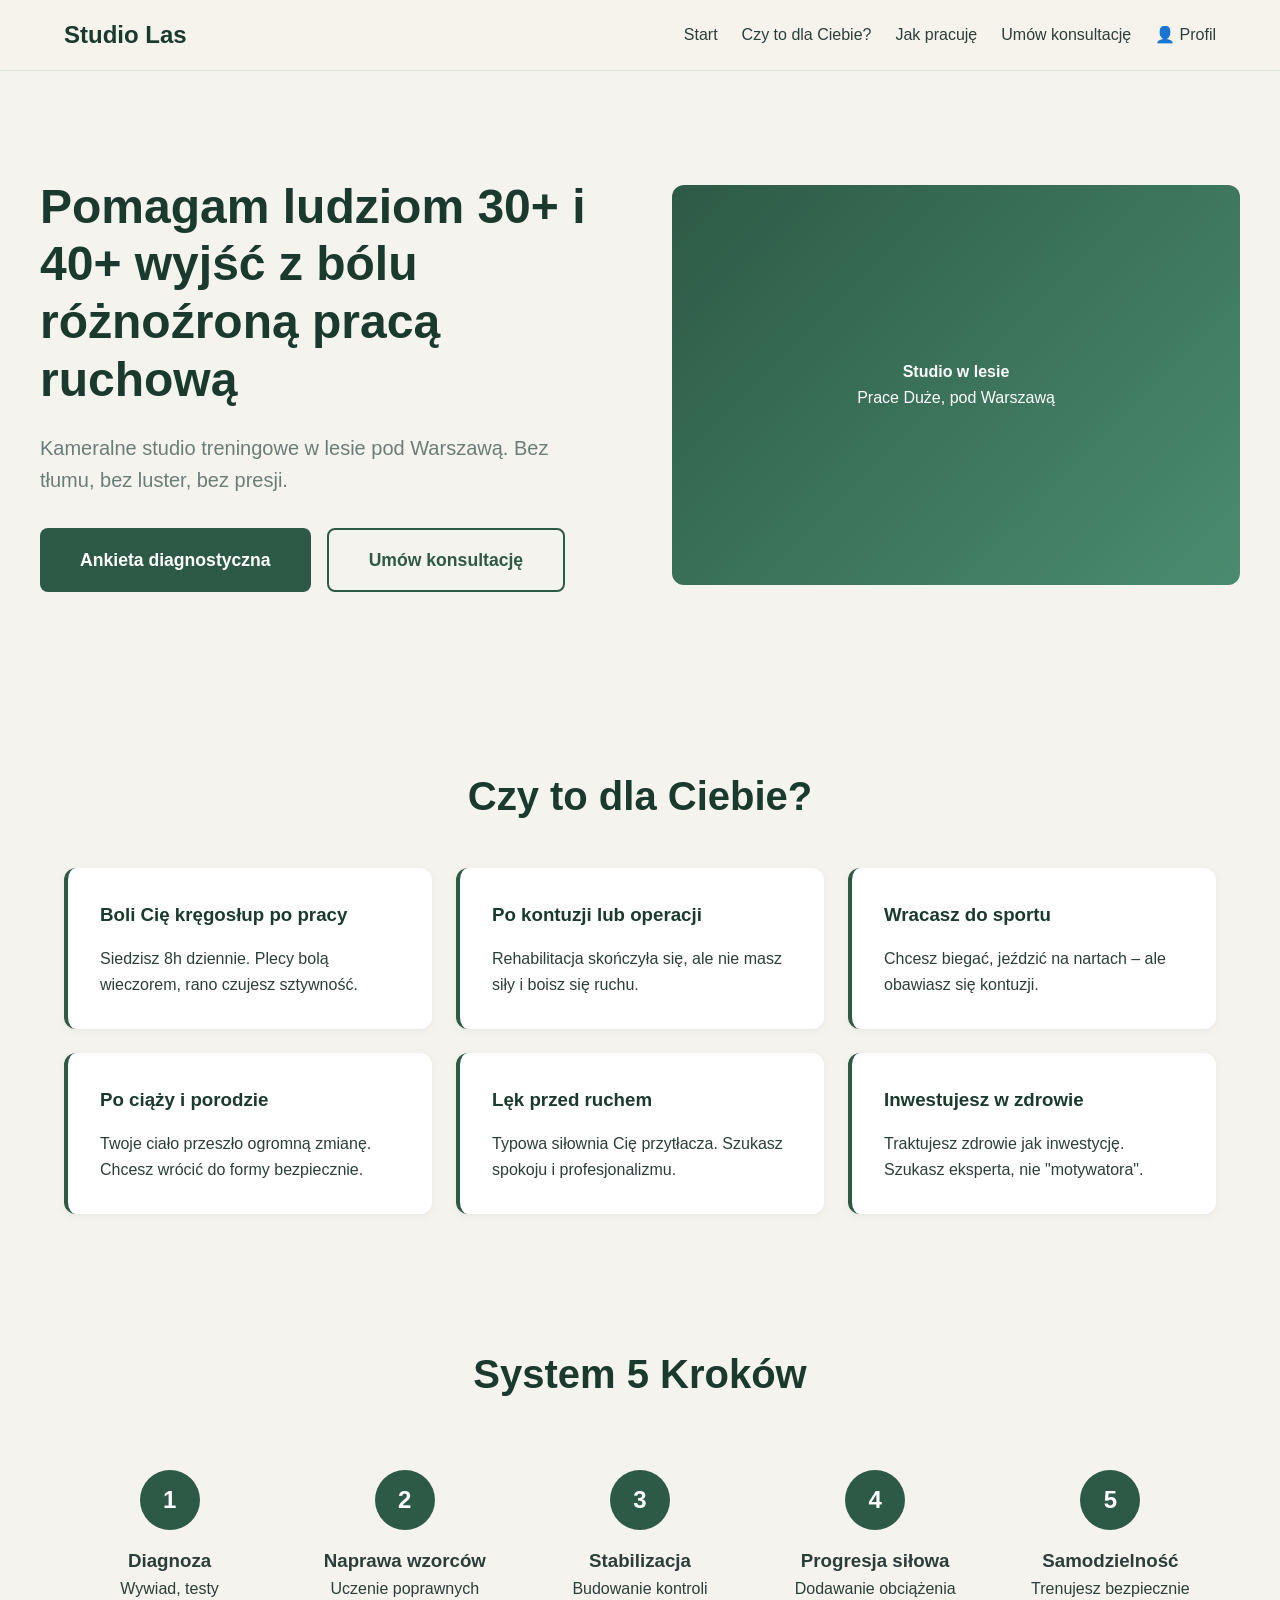
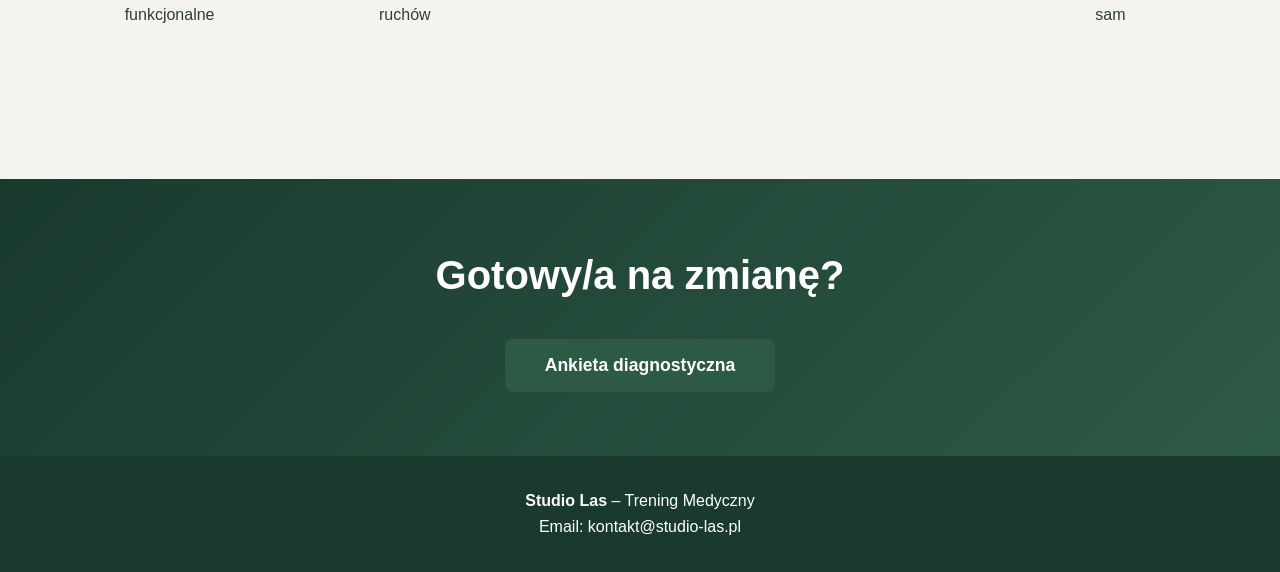
<file: index.html>
<!DOCTYPE html>
<html lang="pl">
<head>
    <meta charset="UTF-8">
    <meta name="viewport" content="width=device-width, initial-scale=1.0">
    <title>Studio Las - Trening Medyczny w Lesie pod Warszawą</title>
    <meta name="description" content="Pomagam ludziom 30+ i 40+ wyjść z bólu różnoźroną pracą ruchową. Kameralne studio treningowe w lesie pod Warszawą.">
    <link rel="stylesheet" href="styles.css">
</head>
<body>
    <nav class="nav">
        <div class="nav-container">
            <a href="index.html" class="nav-logo">Studio Las</a>
            <button class="nav-toggle" id="navToggle">
                <span></span><span></span><span></span>
            </button>
            <ul class="nav-links" id="navLinks">
                <li><a href="index.html">Start</a></li>
                <li><a href="#for-whom">Czy to dla Ciebie?</a></li>
                <li><a href="#process">Jak pracuję</a></li>
                <li><a href="booking.html">Umów konsultację</a></li>
                <li><a href="profile.html">👤 Profil</a></li>
            </ul>
        </div>
    </nav>

    <section class="hero">
        <div class="hero-container">
            <div class="hero-content">
                <h1>Pomagam ludziom 30+ i 40+ wyjść z bólu różnoźroną pracą ruchową</h1>
                <p>Kameralne studio treningowe w lesie pod Warszawą. Bez tłumu, bez luster, bez presji.</p>
                <div style="display: flex; gap: 1rem; flex-wrap: wrap;">
                    <button class="btn btn-primary" onclick="openModal()">Ankieta diagnostyczna</button>
                    <a href="booking.html" class="btn btn-secondary">Umów konsultację</a>
                </div>
            </div>
            <div class="hero-image">
                <div><strong>Studio w lesie</strong><br>Prace Duże, pod Warszawą</div>
            </div>
        </div>
    </section>

    <section class="section" id="for-whom">
        <h2 class="section-title">Czy to dla Ciebie?</h2>
        <div class="target-grid">
            <div class="target-card">
                <h3>Boli Cię kręgosłup po pracy</h3>
                <p>Siedzisz 8h dziennie. Plecy bolą wieczorem, rano czujesz sztywność.</p>
            </div>
            <div class="target-card">
                <h3>Po kontuzji lub operacji</h3>
                <p>Rehabilitacja skończyła się, ale nie masz siły i boisz się ruchu.</p>
            </div>
            <div class="target-card">
                <h3>Wracasz do sportu</h3>
                <p>Chcesz biegać, jeździć na nartach – ale obawiasz się kontuzji.</p>
            </div>
            <div class="target-card">
                <h3>Po ciąży i porodzie</h3>
                <p>Twoje ciało przeszło ogromną zmianę. Chcesz wrócić do formy bezpiecznie.</p>
            </div>
            <div class="target-card">
                <h3>Lęk przed ruchem</h3>
                <p>Typowa siłownia Cię przytłacza. Szukasz spokoju i profesjonalizmu.</p>
            </div>
            <div class="target-card">
                <h3>Inwestujesz w zdrowie</h3>
                <p>Traktujesz zdrowie jak inwestycję. Szukasz eksperta, nie "motywatora".</p>
            </div>
        </div>
    </section>

    <section class="section" id="process">
        <h2 class="section-title">System 5 Kroków</h2>
        <div class="process-steps">
            <div class="process-step">
                <div class="process-number">1</div>
                <h3>Diagnoza</h3>
                <p>Wywiad, testy funkcjonalne</p>
            </div>
            <div class="process-step">
                <div class="process-number">2</div>
                <h3>Naprawa wzorców</h3>
                <p>Uczenie poprawnych ruchów</p>
            </div>
            <div class="process-step">
                <div class="process-number">3</div>
                <h3>Stabilizacja</h3>
                <p>Budowanie kontroli</p>
            </div>
            <div class="process-step">
                <div class="process-number">4</div>
                <h3>Progresja siłowa</h3>
                <p>Dodawanie obciążenia</p>
            </div>
            <div class="process-step">
                <div class="process-number">5</div>
                <h3>Samodzielność</h3>
                <p>Trenujesz bezpiecznie sam</p>
            </div>
        </div>
    </section>

    <section class="cta-section">
        <h2>Gotowy/a na zmianę?</h2>
        <button class="btn btn-primary" onclick="openModal()">Ankieta diagnostyczna</button>
    </section>

    <footer class="footer">
        <p><strong>Studio Las</strong> – Trening Medyczny</p>
        <p>Email: kontakt@studio-las.pl</p>
    </footer>

    <div class="modal" id="diagnosticModal">
        <div class="modal-content">
            <button class="modal-close" onclick="closeModal()">&times;</button>
            <h2>Ankieta diagnostyczna</h2>
            <div id="formSuccess" class="form-success" style="display:none">
                <strong>Dziękuję!</strong> Skontaktuję się w ciągu 24-48h.
            </div>
            <form id="diagnosticForm">
                <div class="form-group">
                    <label>Imię i nazwisko *</label>
                    <input type="text" name="name" required>
                </div>
                <div class="form-group">
                    <label>Email *</label>
                    <input type="email" name="email" required>
                </div>
                <div class="form-group">
                    <label>Telefon *</label>
                    <input type="tel" name="phone" required>
                </div>
                <div class="form-group">
                    <label>Główny problem *</label>
                    <textarea name="problem" required></textarea>
                </div>
                <button type="submit" class="btn btn-primary">Wyślij</button>
            </form>
        </div>
    </div>
    <script src="app.js"></script>
</body>
</html>
</file>
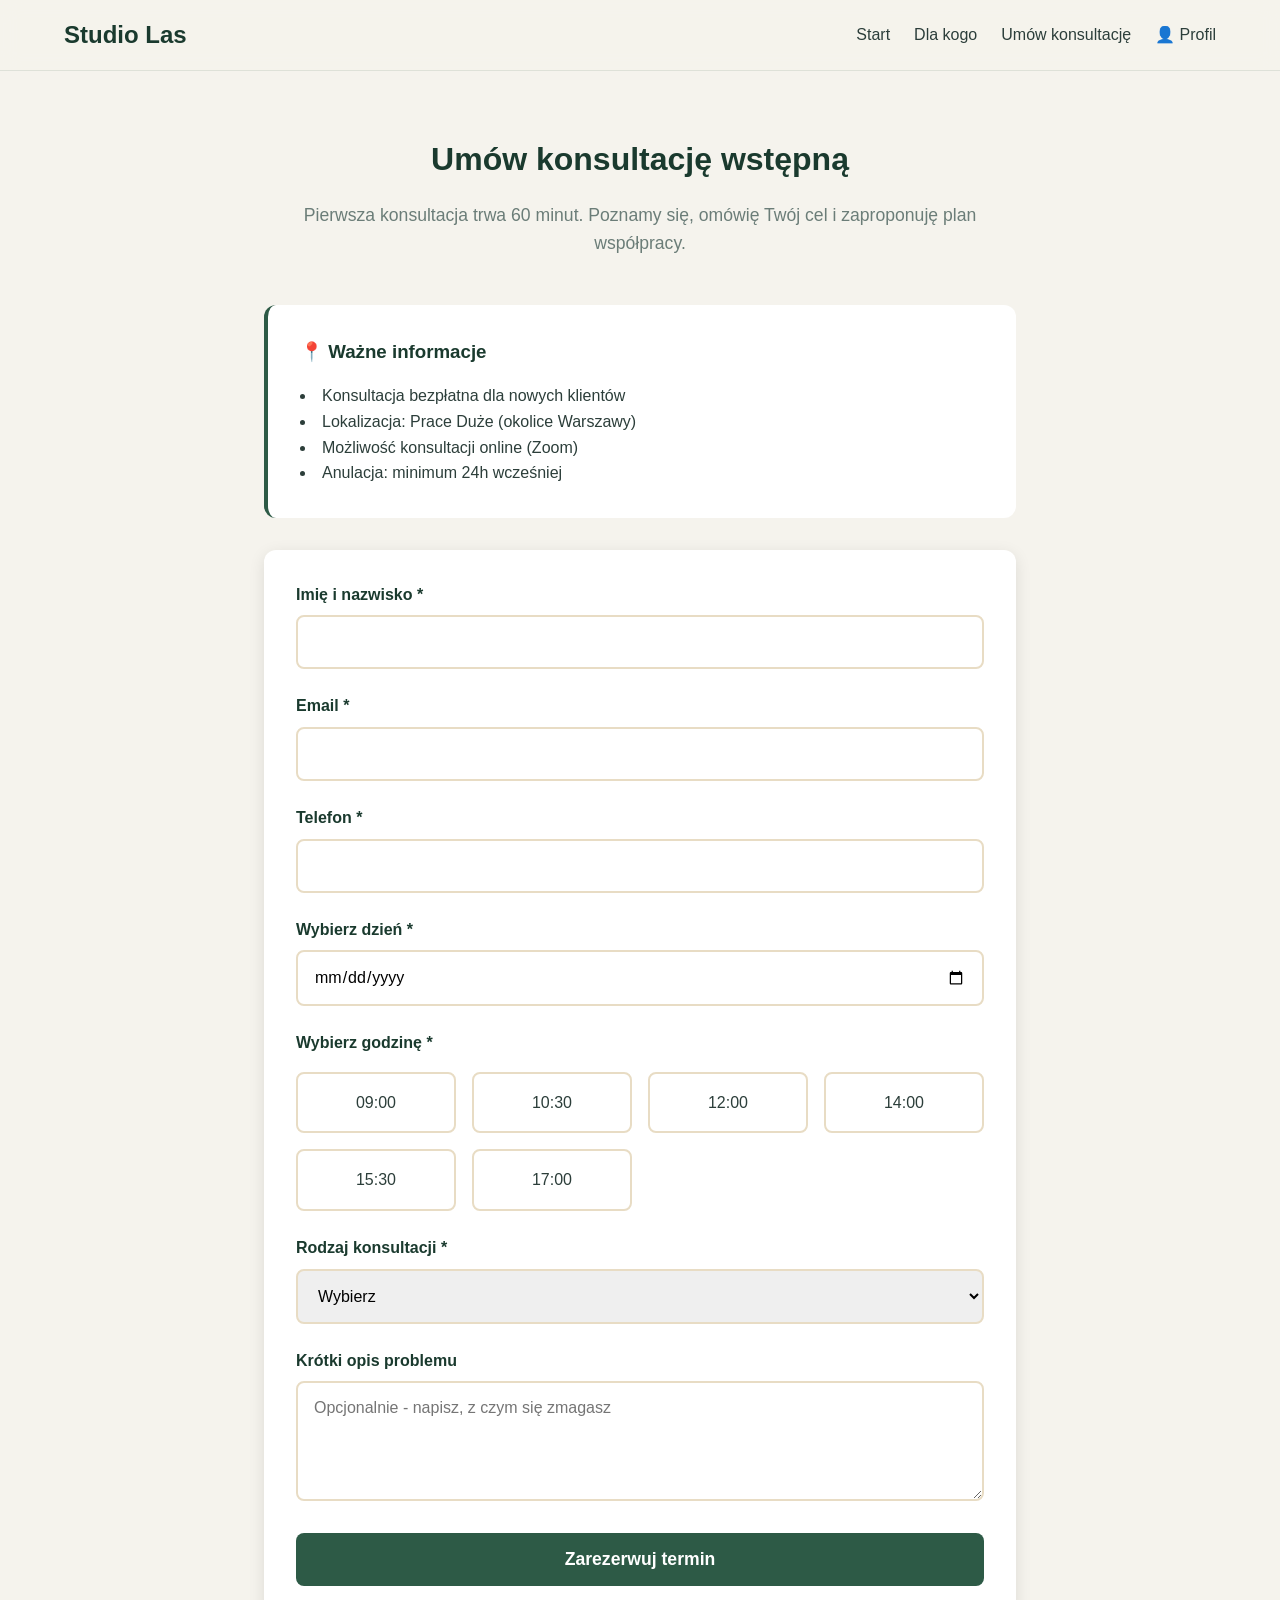
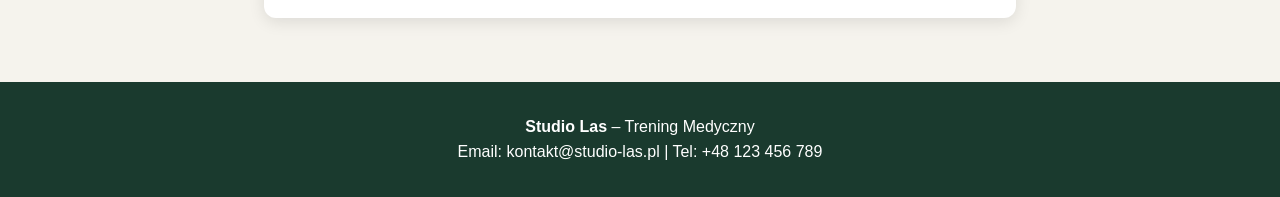
<file: booking.html>
<!DOCTYPE html>
<html lang="pl">
<head>
    <meta charset="UTF-8">
    <meta name="viewport" content="width=device-width, initial-scale=1.0">
    <title>Umów konsultację - Studio Las</title>
    <link rel="stylesheet" href="styles.css">
    <style>
        .booking-container {
            max-width: 800px;
            margin: 0 auto;
            padding: 4rem 1.5rem;
            margin-top: 70px;
        }
        .booking-header {
            text-align: center;
            margin-bottom: 3rem;
        }
        .booking-header h1 {
            color: var(--forest-dark);
            margin-bottom: 1rem;
        }
        .booking-info {
            background: white;
            padding: 2rem;
            border-radius: 12px;
            margin-bottom: 2rem;
            border-left: 4px solid var(--forest-medium);
        }
        .booking-form {
            background: white;
            padding: 2rem;
            border-radius: 12px;
            box-shadow: 0 4px 16px rgba(0,0,0,0.1);
        }
        .time-slots {
            display: grid;
            grid-template-columns: repeat(auto-fill, minmax(150px, 1fr));
            gap: 1rem;
            margin: 1rem 0;
        }
        .time-slot {
            padding: 1rem;
            border: 2px solid var(--sand);
            border-radius: 8px;
            text-align: center;
            cursor: pointer;
            transition: all 0.3s;
        }
        .time-slot:hover {
            border-color: var(--forest-medium);
            background: rgba(45, 90, 70, 0.05);
        }
        .time-slot.selected {
            background: var(--forest-medium);
            color: white;
            border-color: var(--forest-dark);
        }
        .time-slot.unavailable {
            opacity: 0.4;
            cursor: not-allowed;
        }
    </style>
</head>
<body>
    <nav class="nav">
        <div class="nav-container">
            <a href="index.html" class="nav-logo">Studio Las</a>
            <button class="nav-toggle" id="navToggle">
                <span></span><span></span><span></span>
            </button>
            <ul class="nav-links" id="navLinks">
                <li><a href="index.html">Start</a></li>
                <li><a href="index.html#for-whom">Dla kogo</a></li>
                <li><a href="booking.html">Umów konsultację</a></li>
                <li><a href="profile.html">👤 Profil</a></li>
            </ul>
        </div>
    </nav>

    <div class="booking-container">
        <div class="booking-header">
            <h1>Umów konsultację wstępną</h1>
            <p style="color: var(--text-light); font-size: 1.1rem;">Pierwsza konsultacja trwa 60 minut. Poznamy się, omówię Twój cel i zaproponuję plan współpracy.</p>
        </div>

        <div class="booking-info">
            <h3 style="color: var(--forest-dark); margin-bottom: 1rem;">📍 Ważne informacje</h3>
            <ul style="list-style-position: inside; color: var(--text-dark);">
                <li>Konsultacja bezpłatna dla nowych klientów</li>
                <li>Lokalizacja: Prace Duże (okolice Warszawy)</li>
                <li>Możliwość konsultacji online (Zoom)</li>
                <li>Anulacja: minimum 24h wcześniej</li>
            </ul>
        </div>

        <div class="booking-form">
            <div id="bookingSuccess" class="form-success" style="display:none">
                <strong>✅ Rezerwacja potwierdzona!</strong><br>
                Otrzymasz potwierdzenie na email w ciągu 15 minut.
            </div>

            <form id="bookingForm">
                <div class="form-group">
                    <label>Imię i nazwisko *</label>
                    <input type="text" name="name" required>
                </div>

                <div class="form-group">
                    <label>Email *</label>
                    <input type="email" name="email" required>
                </div>

                <div class="form-group">
                    <label>Telefon *</label>
                    <input type="tel" name="phone" required>
                </div>

                <div class="form-group">
                    <label>Wybierz dzień *</label>
                    <input type="date" name="date" required id="dateInput">
                </div>

                <div class="form-group">
                    <label>Wybierz godzinę *</label>
                    <div class="time-slots" id="timeSlots">
                        <div class="time-slot" data-time="09:00">09:00</div>
                        <div class="time-slot" data-time="10:30">10:30</div>
                        <div class="time-slot" data-time="12:00">12:00</div>
                        <div class="time-slot" data-time="14:00">14:00</div>
                        <div class="time-slot" data-time="15:30">15:30</div>
                        <div class="time-slot" data-time="17:00">17:00</div>
                    </div>
                    <input type="hidden" name="time" id="selectedTime" required>
                </div>

                <div class="form-group">
                    <label>Rodzaj konsultacji *</label>
                    <select name="type" required>
                        <option value="">Wybierz</option>
                        <option value="onsite">W studio (Prace Duże)</option>
                        <option value="online">Online (Zoom)</option>
                    </select>
                </div>

                <div class="form-group">
                    <label>Krótki opis problemu</label>
                    <textarea name="notes" placeholder="Opcjonalnie - napisz, z czym się zmagasz"></textarea>
                </div>

                <button type="submit" class="btn btn-primary" style="width: 100%;">Zarezerwuj termin</button>
            </form>
        </div>
    </div>

    <footer class="footer">
        <p><strong>Studio Las</strong> – Trening Medyczny</p>
        <p>Email: kontakt@studio-las.pl | Tel: +48 123 456 789</p>
    </footer>

    <script src="app.js"></script>
    <script>
        // Set min date to today
        const dateInput = document.getElementById('dateInput');
        const today = new Date().toISOString().split('T')[0];
        dateInput.setAttribute('min', today);

        // Time slot selection
        const timeSlots = document.querySelectorAll('.time-slot');
        const selectedTimeInput = document.getElementById('selectedTime');

        timeSlots.forEach(slot => {
            slot.addEventListener('click', () => {
                if (!slot.classList.contains('unavailable')) {
                    timeSlots.forEach(s => s.classList.remove('selected'));
                    slot.classList.add('selected');
                    selectedTimeInput.value = slot.dataset.time;
                }
            });
        });

        // Form submission
        document.getElementById('bookingForm').addEventListener('submit', (e) => {
            e.preventDefault();
            
            if (!selectedTimeInput.value) {
                alert('Proszę wybrać godzinę');
                return;
            }

            const formData = new FormData(e.target);
            const data = Object.fromEntries(formData);
            
            // Store booking
            const bookings = JSON.parse(localStorage.getItem('bookings') || '[]');
            bookings.push({
                ...data,
                id: Date.now(),
                createdAt: new Date().toISOString(),
                status: 'pending'
            });
            localStorage.setItem('bookings', JSON.stringify(bookings));
            
            // Show success
            document.getElementById('bookingSuccess').style.display = 'block';
            e.target.style.display = 'none';
            
            console.log('Booking created:', data);
        });
    </script>
</body>
</html>
</file>
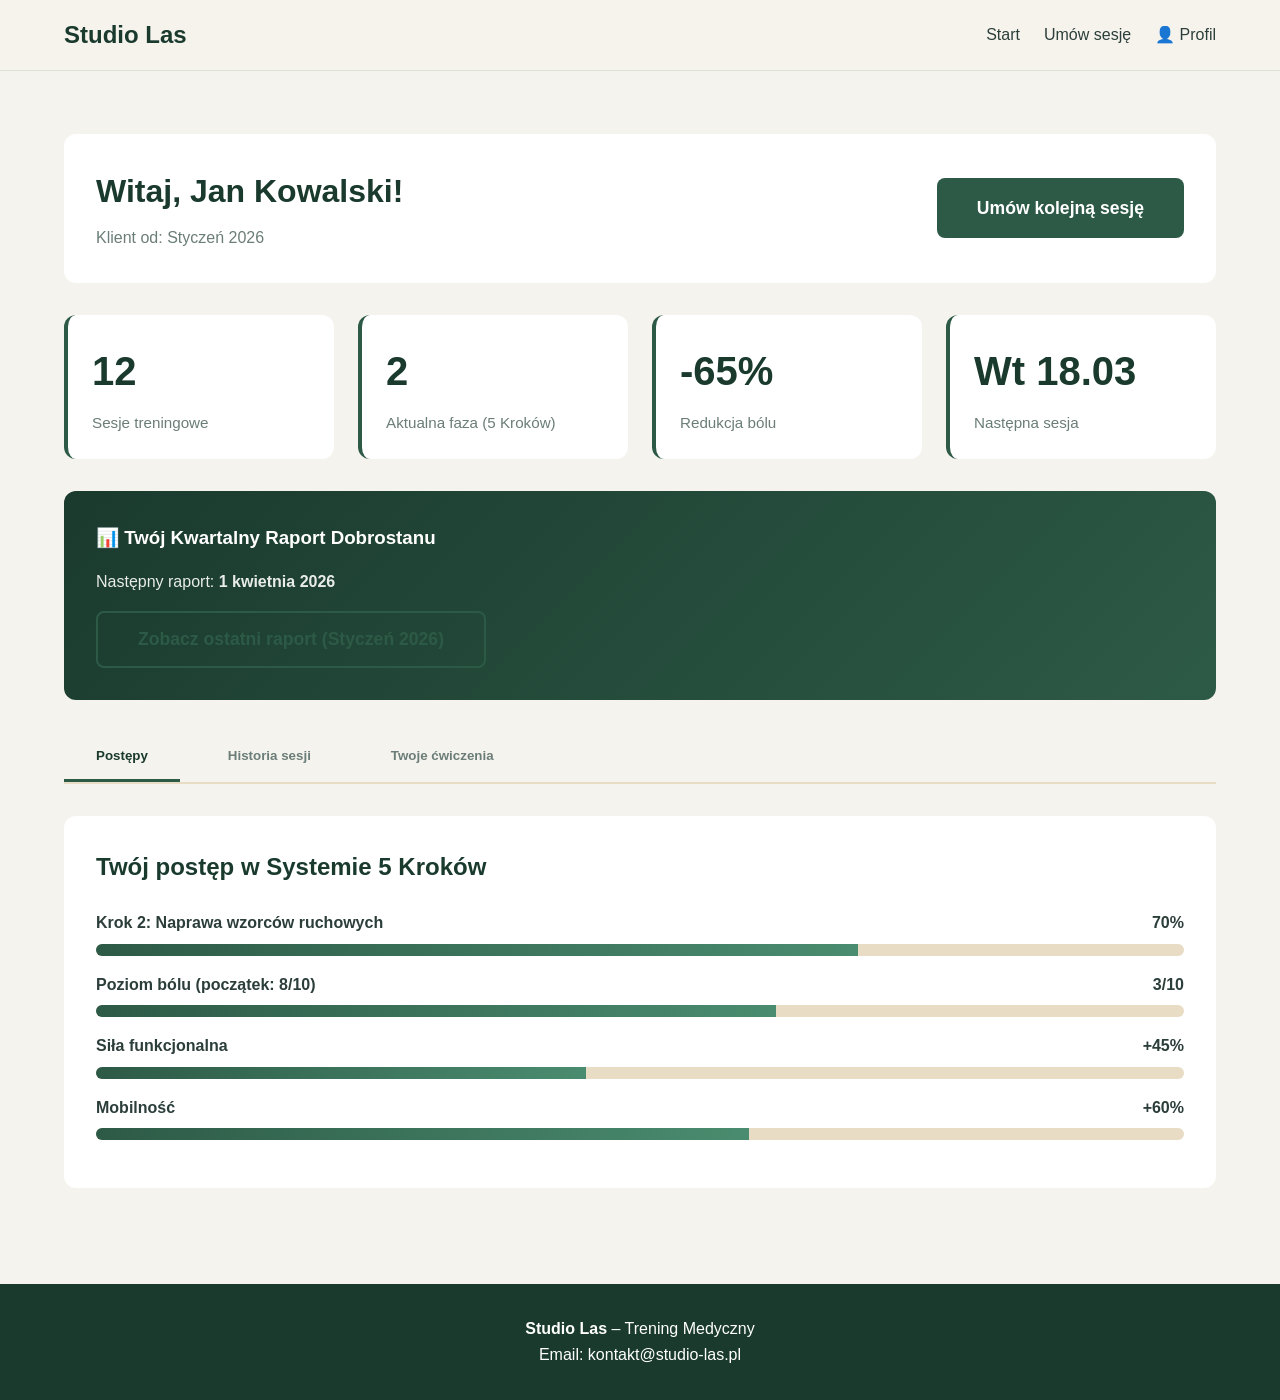
<file: profile.html>
<!DOCTYPE html>
<html lang="pl">
<head>
    <meta charset="UTF-8">
    <meta name="viewport" content="width=device-width, initial-scale=1.0">
    <title>Profil klienta - Studio Las</title>
    <link rel="stylesheet" href="styles.css">
    <style>
        .profile-container {
            max-width: 1200px;
            margin: 0 auto;
            padding: 4rem 1.5rem;
            margin-top: 70px;
        }
        .profile-header {
            background: white;
            padding: 2rem;
            border-radius: 12px;
            margin-bottom: 2rem;
            display: flex;
            justify-content: space-between;
            align-items: center;
            flex-wrap: wrap;
            gap: 1.5rem;
        }
        .profile-info h1 {
            color: var(--forest-dark);
            margin-bottom: 0.5rem;
        }
        .profile-stats {
            display: grid;
            grid-template-columns: repeat(auto-fit, minmax(250px, 1fr));
            gap: 1.5rem;
            margin-bottom: 2rem;
        }
        .stat-card {
            background: white;
            padding: 1.5rem;
            border-radius: 12px;
            border-left: 4px solid var(--forest-medium);
        }
        .stat-value {
            font-size: 2.5rem;
            font-weight: 700;
            color: var(--forest-dark);
            margin-bottom: 0.5rem;
        }
        .stat-label {
            color: var(--text-light);
            font-size: 0.95rem;
        }
        .progress-section {
            background: white;
            padding: 2rem;
            border-radius: 12px;
            margin-bottom: 2rem;
        }
        .progress-bar-container {
            margin: 1rem 0;
        }
        .progress-label {
            display: flex;
            justify-content: space-between;
            margin-bottom: 0.5rem;
            font-weight: 600;
        }
        .progress-bar {
            width: 100%;
            height: 12px;
            background: var(--sand);
            border-radius: 6px;
            overflow: hidden;
        }
        .progress-fill {
            height: 100%;
            background: linear-gradient(90deg, var(--forest-medium), var(--forest-light));
            transition: width 0.5s ease;
        }
        .sessions-list {
            background: white;
            padding: 2rem;
            border-radius: 12px;
        }
        .session-item {
            padding: 1.5rem;
            border-left: 3px solid var(--forest-light);
            background: rgba(74, 140, 111, 0.05);
            border-radius: 8px;
            margin-bottom: 1rem;
        }
        .session-date {
            font-weight: 600;
            color: var(--forest-dark);
            margin-bottom: 0.5rem;
        }
        .session-notes {
            color: var(--text-light);
            font-size: 0.95rem;
        }
        .report-card {
            background: linear-gradient(135deg, var(--forest-dark), var(--forest-medium));
            color: white;
            padding: 2rem;
            border-radius: 12px;
            margin-bottom: 2rem;
        }
        .report-card h3 {
            margin-bottom: 1rem;
        }
        .tabs {
            display: flex;
            gap: 1rem;
            margin-bottom: 2rem;
            border-bottom: 2px solid var(--sand);
        }
        .tab {
            padding: 1rem 2rem;
            background: none;
            border: none;
            cursor: pointer;
            font-weight: 600;
            color: var(--text-light);
            border-bottom: 3px solid transparent;
            transition: all 0.3s;
        }
        .tab.active {
            color: var(--forest-dark);
            border-bottom-color: var(--forest-medium);
        }
        .tab-content {
            display: none;
        }
        .tab-content.active {
            display: block;
        }
    </style>
</head>
<body>
    <nav class="nav">
        <div class="nav-container">
            <a href="index.html" class="nav-logo">Studio Las</a>
            <button class="nav-toggle" id="navToggle">
                <span></span><span></span><span></span>
            </button>
            <ul class="nav-links" id="navLinks">
                <li><a href="index.html">Start</a></li>
                <li><a href="booking.html">Umów sesję</a></li>
                <li><a href="profile.html">👤 Profil</a></li>
            </ul>
        </div>
    </nav>

    <div class="profile-container">
        <div class="profile-header">
            <div class="profile-info">
                <h1>Witaj, <span id="clientName">Jan Kowalski</span>!</h1>
                <p style="color: var(--text-light);">Klient od: <span id="memberSince">Styczeń 2026</span></p>
            </div>
            <div>
                <a href="booking.html" class="btn btn-primary">Umów kolejną sesję</a>
            </div>
        </div>

        <div class="profile-stats">
            <div class="stat-card">
                <div class="stat-value" id="totalSessions">12</div>
                <div class="stat-label">Sesje treningowe</div>
            </div>
            <div class="stat-card">
                <div class="stat-value" id="currentPhase">2</div>
                <div class="stat-label">Aktualna faza (5 Kroków)</div>
            </div>
            <div class="stat-card">
                <div class="stat-value" id="painReduction">-65%</div>
                <div class="stat-label">Redukcja bólu</div>
            </div>
            <div class="stat-card">
                <div class="stat-value" id="nextSession">Wt 18.03</div>
                <div class="stat-label">Następna sesja</div>
            </div>
        </div>

        <div class="report-card">
            <h3>📊 Twój Kwartalny Raport Dobrostanu</h3>
            <p style="margin-bottom: 1rem; opacity: 0.9;">Następny raport: <strong>1 kwietnia 2026</strong></p>
            <button class="btn btn-secondary">Zobacz ostatni raport (Styczeń 2026)</button>
        </div>

        <div class="tabs">
            <button class="tab active" data-tab="progress">Postępy</button>
            <button class="tab" data-tab="sessions">Historia sesji</button>
            <button class="tab" data-tab="exercises">Twoje ćwiczenia</button>
        </div>

        <div class="tab-content active" id="progress">
            <div class="progress-section">
                <h2 style="color: var(--forest-dark); margin-bottom: 1.5rem;">Twój postęp w Systemie 5 Kroków</h2>
                
                <div class="progress-bar-container">
                    <div class="progress-label">
                        <span>Krok 2: Naprawa wzorców ruchowych</span>
                        <span>70%</span>
                    </div>
                    <div class="progress-bar">
                        <div class="progress-fill" style="width: 70%;"></div>
                    </div>
                </div>

                <div class="progress-bar-container">
                    <div class="progress-label">
                        <span>Poziom bólu (początek: 8/10)</span>
                        <span>3/10</span>
                    </div>
                    <div class="progress-bar">
                        <div class="progress-fill" style="width: 62.5%;"></div>
                    </div>
                </div>

                <div class="progress-bar-container">
                    <div class="progress-label">
                        <span>Siła funkcjonalna</span>
                        <span>+45%</span>
                    </div>
                    <div class="progress-bar">
                        <div class="progress-fill" style="width: 45%;"></div>
                    </div>
                </div>

                <div class="progress-bar-container">
                    <div class="progress-label">
                        <span>Mobilność</span>
                        <span>+60%</span>
                    </div>
                    <div class="progress-bar">
                        <div class="progress-fill" style="width: 60%;"></div>
                    </div>
                </div>
            </div>
        </div>

        <div class="tab-content" id="sessions">
            <div class="sessions-list">
                <h2 style="color: var(--forest-dark); margin-bottom: 1.5rem;">Ostatnie sesje treningowe</h2>
                
                <div class="session-item">
                    <div class="session-date">11 marca 2026, 17:00</div>
                    <div class="session-notes">
                        <strong>Notatki:</strong> Ćwiczenia stabilizacji. Poprawa przysiadu – kolana już nie uciekają do środka. Praca nad martwy ciągiem z kettlebell 16kg. Bardzo dobra kontrola ruchu.
                    </div>
                </div>

                <div class="session-item">
                    <div class="session-date">7 marca 2026, 17:00</div>
                    <div class="session-notes">
                        <strong>Notatki:</strong> Testy funkcjonalne – widać poprawę w zakresie ruchu bioder. Przysiad głęboki bez bólu. Praca nad wypychaniem nad głowę.
                    </div>
                </div>

                <div class="session-item">
                    <div class="session-date">4 marca 2026, 17:00</div>
                    <div class="session-notes">
                        <strong>Notatki:</strong> Pierwszy dzień z obciążeniem. Goblet squat z kettlebell 12kg. Koncentracja na oddechu i napinaniu core.
                    </div>
                </div>
            </div>
        </div>

        <div class="tab-content" id="exercises">
            <div class="progress-section">
                <h2 style="color: var(--forest-dark); margin-bottom: 1.5rem;">Twoje ćwiczenia domowe</h2>
                <p style="margin-bottom: 2rem; color: var(--text-light);">
                    Wykonuj te ćwiczenia codziennie rano (10 minut) oraz przed snem (5 minut). 
                    Więcej materiałów znajdziesz w Akademii Studio Las.
                </p>

                <div class="target-card" style="margin-bottom: 1rem;">
                    <h3>1. Mobilizacja bioder (Cat-Cow)</h3>
                    <p>3 serie x 10 powtórzeń<br>Skupiaj się na płynności ruchu, oddychaj głęboko.</p>
                </div>

                <div class="target-card" style="margin-bottom: 1rem;">
                    <h3>2. Martwy ptak (Dead Bug)</h3>
                    <p>3 serie x 8 powtórzeń na stronę<br>Plecy przyciskasz do podłogi przez cały czas.</p>
                </div>

                <div class="target-card" style="margin-bottom: 1rem;">
                    <h3>3. Most biodrowy (Glute Bridge)</h3>
                    <p>3 serie x 12 powtórzeń<br>Napięcie pośladków na górze, stop nie ruszamy.</p>
                </div>

                <a href="#" class="btn btn-primary">Przejdź do Akademii (więcej ćwiczeń)</a>
            </div>
        </div>
    </div>

    <footer class="footer">
        <p><strong>Studio Las</strong> – Trening Medyczny</p>
        <p>Email: kontakt@studio-las.pl</p>
    </footer>

    <script src="app.js"></script>
    <script>
        // Tab switching
        const tabs = document.querySelectorAll('.tab');
        const tabContents = document.querySelectorAll('.tab-content');

        tabs.forEach(tab => {
            tab.addEventListener('click', () => {
                const targetTab = tab.dataset.tab;
                
                tabs.forEach(t => t.classList.remove('active'));
                tab.classList.add('active');
                
                tabContents.forEach(content => {
                    content.classList.remove('active');
                    if (content.id === targetTab) {
                        content.classList.add('active');
                    }
                });
            });
        });

        // Load client data from localStorage
        const diagnosticData = JSON.parse(localStorage.getItem('diagnosticData') || '{}');
        if (diagnosticData.name) {
            document.getElementById('clientName').textContent = diagnosticData.name;
        }
    </script>
</body>
</html>
</file>
<file: styles.css>
:root {
    --forest-dark: #1a3a2e;
    --forest-medium: #2d5a46;
    --forest-light: #4a8c6f;
    --cream: #f5f3ed;
    --sand: #e8dcc4;
    --text-dark: #2c3e3a;
    --text-light: #6b7d78;
}

* {
    margin: 0;
    padding: 0;
    box-sizing: border-box;
}

body {
    font-family: -apple-system, BlinkMacSystemFont, 'Segoe UI', sans-serif;
    line-height: 1.6;
    color: var(--text-dark);
    background: var(--cream);
}

.nav {
    position: fixed;
    top: 0;
    width: 100%;
    background: rgba(245, 243, 237, 0.95);
    backdrop-filter: blur(10px);
    z-index: 1000;
    border-bottom: 1px solid rgba(26, 58, 46, 0.1);
}

.nav-container {
    max-width: 1200px;
    margin: 0 auto;
    padding: 1rem 1.5rem;
    display: flex;
    justify-content: space-between;
    align-items: center;
}

.nav-logo {
    font-size: 1.5rem;
    font-weight: 700;
    color: var(--forest-dark);
    text-decoration: none;
}

.nav-links {
    display: flex;
    gap: 1.5rem;
    list-style: none;
}

.nav-links a {
    color: var(--text-dark);
    text-decoration: none;
    font-weight: 500;
    transition: color 0.3s;
}

.nav-links a:hover {
    color: var(--forest-medium);
}

.nav-toggle {
    display: none;
    background: none;
    border: none;
    cursor: pointer;
    padding: 0.5rem;
}

.nav-toggle span {
    display: block;
    width: 25px;
    height: 3px;
    background: var(--forest-dark);
    margin: 5px 0;
}

.hero {
    margin-top: 70px;
    padding: 4rem 1.5rem;
    min-height: 70vh;
    display: flex;
    align-items: center;
}

.hero-container {
    max-width: 1200px;
    margin: 0 auto;
    display: grid;
    grid-template-columns: 1fr 1fr;
    gap: 4rem;
    align-items: center;
}

.hero-content h1 {
    font-size: 3rem;
    line-height: 1.2;
    color: var(--forest-dark);
    margin-bottom: 1.5rem;
}

.hero-content p {
    font-size: 1.25rem;
    color: var(--text-light);
    margin-bottom: 2rem;
}

.hero-image {
    height: 400px;
    background: linear-gradient(135deg, var(--forest-medium), var(--forest-light));
    border-radius: 12px;
    display: flex;
    align-items: center;
    justify-content: center;
    color: white;
    padding: 1.5rem;
    text-align: center;
}

.btn {
    display: inline-block;
    padding: 1rem 2.5rem;
    font-size: 1.1rem;
    font-weight: 600;
    text-decoration: none;
    border-radius: 8px;
    transition: all 0.3s;
    cursor: pointer;
    border: none;
}

.btn-primary {
    background: var(--forest-medium);
    color: white;
}

.btn-primary:hover {
    background: var(--forest-dark);
    transform: translateY(-2px);
}

.btn-secondary {
    background: transparent;
    color: var(--forest-medium);
    border: 2px solid var(--forest-medium);
}

.btn-secondary:hover {
    background: var(--forest-medium);
    color: white;
}

.section {
    padding: 4rem 1.5rem;
    max-width: 1200px;
    margin: 0 auto;
}

.section-title {
    font-size: 2.5rem;
    color: var(--forest-dark);
    margin-bottom: 2.5rem;
    text-align: center;
}

.target-grid {
    display: grid;
    grid-template-columns: repeat(auto-fit, minmax(280px, 1fr));
    gap: 1.5rem;
}

.target-card {
    background: white;
    padding: 2rem;
    border-radius: 12px;
    border-left: 4px solid var(--forest-medium);
    box-shadow: 0 2px 8px rgba(0,0,0,0.05);
    transition: transform 0.3s;
}

.target-card:hover {
    transform: translateY(-4px);
}

.target-card h3 {
    color: var(--forest-dark);
    margin-bottom: 1rem;
}

.process-steps {
    display: grid;
    grid-template-columns: repeat(auto-fit, minmax(200px, 1fr));
    gap: 1.5rem;
}

.process-step {
    text-align: center;
    padding: 1.5rem;
}

.process-number {
    width: 60px;
    height: 60px;
    background: var(--forest-medium);
    color: white;
    border-radius: 50%;
    display: flex;
    align-items: center;
    justify-content: center;
    font-size: 1.5rem;
    font-weight: 700;
    margin: 0 auto 1rem;
}

.cta-section {
    background: linear-gradient(135deg, var(--forest-dark), var(--forest-medium));
    color: white;
    text-align: center;
    padding: 4rem 1.5rem;
    margin-top: 4rem;
}

.cta-section h2 {
    font-size: 2.5rem;
    margin-bottom: 2rem;
}

.footer {
    background: var(--forest-dark);
    color: white;
    padding: 2rem 1.5rem;
    text-align: center;
}

.modal {
    display: none;
    position: fixed;
    top: 0;
    left: 0;
    width: 100%;
    height: 100%;
    background: rgba(0,0,0,0.7);
    z-index: 2000;
    align-items: center;
    justify-content: center;
    padding: 1.5rem;
}

.modal.active {
    display: flex;
}

.modal-content {
    background: white;
    padding: 2rem;
    border-radius: 12px;
    max-width: 600px;
    width: 100%;
    max-height: 90vh;
    overflow-y: auto;
    position: relative;
}

.modal-close {
    position: absolute;
    top: 1rem;
    right: 1rem;
    background: none;
    border: none;
    font-size: 2rem;
    cursor: pointer;
    color: var(--text-light);
}

.form-group {
    margin-bottom: 1.5rem;
}

.form-group label {
    display: block;
    margin-bottom: 0.5rem;
    font-weight: 600;
    color: var(--forest-dark);
}

.form-group input,
.form-group textarea,
.form-group select {
    width: 100%;
    padding: 1rem;
    border: 2px solid var(--sand);
    border-radius: 8px;
    font-size: 1rem;
    font-family: inherit;
}

.form-group textarea {
    min-height: 120px;
    resize: vertical;
}

.form-success {
    background: rgba(74,140,111,0.1);
    color: var(--forest-dark);
    padding: 1.5rem;
    border-radius: 8px;
    margin-bottom: 1.5rem;
    border-left: 4px solid var(--forest-medium);
}

@media (max-width: 768px) {
    .nav-links {
        display: none;
        position: absolute;
        top: 100%;
        left: 0;
        right: 0;
        background: var(--cream);
        flex-direction: column;
        padding: 1.5rem;
    }
    .nav-links.active {
        display: flex;
    }
    .nav-toggle {
        display: block;
    }
    .hero-container {
        grid-template-columns: 1fr;
    }
    .hero-content h1 {
        font-size: 2rem;
    }
}
</file>
